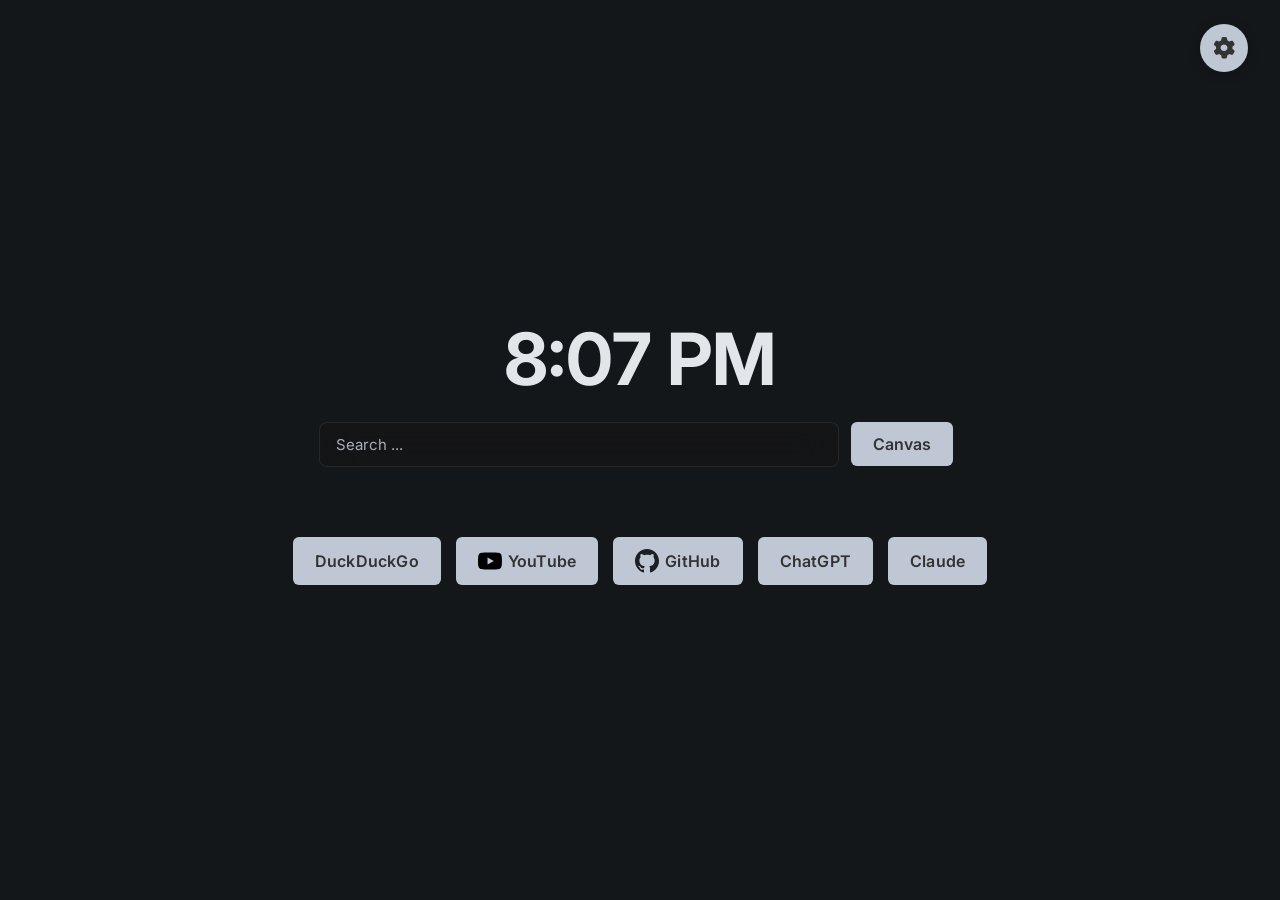
<file: index.html>
<!doctype html>
<html lang="en">
  <head>
    <meta charset="UTF-8" />
    <meta name="viewport" content="width=device-width, initial-scale=1.0" />
    <link rel="shortcut icon" href="assets/favicon.png" type="image/x-icon" />
    <title>homerc</title>
    <link
      href="https://fonts.googleapis.com/css2?family=Inter:wght@400;500;600;700&display=swap"
      rel="stylesheet"
    />
    <link
      href="https://cdnjs.cloudflare.com/ajax/libs/font-awesome/6.5.2/css/all.min.css"
      rel="stylesheet"
    />
    <link rel="stylesheet" href="css/style.css" />
  </head>
  <body>
    <button id="settingsBtn" class="settings-btn" title="Settings">
      <i class="fas fa-cog"></i>
    </button>
    <div class="container">
      <div id="time">00:00</div>

      <input
        type="text"
        id="search"
        class="search-box"
        placeholder="Search ..."
        autofocus
      />

      <button id="openCanvasBtn" class="links-btn">Canvas</button>

      <div class="links">
        <a
          href="https://duckduckgo.com"
          title="DuckDuckGo"
          style="display: flex; align-items: center; gap: 6px"
        >
          DuckDuckGo
        </a>
        <a
          href="https://www.youtube.com"
          title="YouTube"
          style="display: flex; align-items: center; gap: 6px"
        >
          <svg
            role="img"
            viewBox="0 0 24 24"
            width="24"
            height="24"
            xmlns="http://www.w3.org/2000/svg"
          >
            <title>YouTube</title>
            <path
              d="M23.498 6.186a3.016 3.016 0 0 0-2.122-2.136C19.505 3.545 12 3.545 12 3.545s-7.505 0-9.377.505A3.017 3.017 0 0 0 .502 6.186C0 8.07 0 12 0 12s0 3.93.502 5.814a3.016 3.016 0 0 0 2.122 2.136c1.871.505 9.376.505 9.376.505s7.505 0 9.377-.505a3.015 3.015 0 0 0 2.122-2.136C24 15.93 24 12 24 12s0-3.93-.502-5.814zM9.545 15.568V8.432L15.818 12l-6.273 3.568z"
            />
          </svg>
          YouTube
        </a>
        <a
          href="https://github.com"
          title="GitHub"
          style="display: flex; align-items: center; gap: 6px"
        >
          <svg
            width="24"
            height="24"
            viewBox="0 0 16 16"
            fill="none"
            xmlns="http://www.w3.org/2000/svg"
          >
            <path
              fill-rule="evenodd"
              clip-rule="evenodd"
              d="M8 0C3.58 0 0 3.58 0 8C0 11.54 2.29 14.53 5.47 15.59C5.87 15.66 6.02 15.42 6.02 15.21C6.02 15.02 6.01 14.39 6.01 13.72C4 14.09 3.48 13.23 3.32 12.78C3.23 12.55 2.84 11.84 2.5 11.65C2.22 11.5 1.82 11.13 2.49 11.12C3.12 11.11 3.57 11.7 3.72 11.94C4.44 13.15 5.59 12.81 6.05 12.6C6.12 12.08 6.33 11.73 6.56 11.53C4.78 11.33 2.92 10.64 2.92 7.58C2.92 6.71 3.23 5.99 3.74 5.43C3.66 5.23 3.38 4.41 3.82 3.31C3.82 3.31 4.49 3.1 6.02 4.13C6.66 3.95 7.34 3.86 8.02 3.86C8.7 3.86 9.38 3.95 10.02 4.13C11.55 3.09 12.22 3.31 12.22 3.31C12.66 4.41 12.38 5.23 12.3 5.43C12.81 5.99 13.12 6.7 13.12 7.58C13.12 10.65 11.25 11.33 9.47 11.53C9.76 11.78 10.01 12.26 10.01 13.01C10.01 14.08 10 14.94 10 15.21C10 15.42 10.15 15.67 10.55 15.59C13.71 14.53 16 11.53 16 8C16 3.58 12.42 0 8 0Z"
              fill="#1B1F23"
            />
          </svg>
          GitHub
        </a>
        <a
          href="https://chat.openai.com/"
          title="ChatGPT"
          style="display: flex; align-items: center; gap: 6px"
        >
          ChatGPT
        </a>
        <a
          href="https://claude.ai/"
          title="Claude"
          style="display: flex; align-items: center; gap: 6px"
        >
          Claude
        </a>
      </div>
    </div>

    <!-- Canvas Overlay -->
    <div
      id="canvasOverlay"
      style="
        display: none;
        position: fixed;
        top: 0;
        left: 0;
        width: 100vw;
        height: 100vh;
        z-index: 1000;
        background: rgba(4, 4, 4, 0.98);
        color: #fff;
        align-items: center;
        justify-content: center;
      "
    >
      <div
        style="
          width: 100vw;
          height: 100vh;
          display: flex;
          flex-direction: column;
          align-items: center;
          justify-content: center;
        "
      >
        <div style="margin-bottom: 16px">
          <label style="margin-right: 12px">
            <span>Template:</span>
            <select
              id="canvasTemplate"
              style="
                margin-left: 8px;
                padding: 4px 6px;
                border-radius: 4px;
                font-size: 14px;
              "
            >
              <option value="blank">Blank</option>
              <option value="lined">Lined Paper</option>
              <option value="grid">Grid</option>
              <option value="dots">Dots</option>
            </select>
          </label>
          <label>
            <span>Color:</span>
            <input
              type="color"
              id="canvasColor"
              value="#ffffff"
              style="margin-right: 16px; vertical-align: middle"
            />
          </label>
          <label>
            <span>Brush:</span>
            <input
              type="range"
              id="canvasBrush"
              min="1"
              max="20"
              value="5"
              class="canvas-brush-range"
              style="margin-right: 8px; vertical-align: middle"
            />
            <span id="canvasBrushValue" class="canvas-brush-value">5</span>
          </label>
          <button id="canvasUndo" class="links-btn canvas-btn-sm" title="Undo">
            <svg
              xmlns="http://www.w3.org/2000/svg"
              width="18"
              height="18"
              viewBox="0 0 24 24"
              fill="none"
              stroke="black"
              stroke-width="2"
              stroke-linecap="round"
              stroke-linejoin="round"
            >
              <path d="M9 14l-4-4 4-4" />
              <path d="M20 18v-2a4 4 0 00-4-4H5" />
            </svg>
          </button>
          <button id="canvasRedo" class="links-btn canvas-btn-sm" title="Redo">
            <svg
              xmlns="http://www.w3.org/2000/svg"
              width="18"
              height="18"
              viewBox="0 0 24 24"
              fill="none"
              stroke="black"
              stroke-width="2"
              stroke-linecap="round"
              stroke-linejoin="round"
            >
              <path d="M15 10l4 4-4 4" />
              <path d="M4 6v2a4 4 0 004 4h11" />
            </svg>
          </button>
          <button
            id="canvasClear"
            class="links-btn canvas-btn-sm"
            title="Clear"
          >
            <svg
              xmlns="http://www.w3.org/2000/svg"
              width="18"
              height="18"
              viewBox="0 0 24 24"
              fill="none"
              stroke="black"
              stroke-width="2"
              stroke-linecap="round"
              stroke-linejoin="round"
            >
              <path d="M3 6h18" />
              <path d="M8 6V4a2 2 0 0 1 2-2h4a2 2 0 0 1 2 2v2" />
              <rect x="5" y="6" width="14" height="16" rx="2" />
              <line x1="10" y1="11" x2="10" y2="17" />
              <line x1="14" y1="11" x2="14" y2="17" />
            </svg>
          </button>
          <button id="canvasSave" class="links-btn canvas-btn-sm" title="Save">
            <svg
              xmlns="http://www.w3.org/2000/svg"
              width="18"
              height="18"
              viewBox="0 0 24 24"
              fill="none"
              stroke="black"
              stroke-width="2"
              stroke-linecap="round"
              stroke-linejoin="round"
            >
              <path d="M12 5v12" />
              <polyline points="6 13 12 19 18 13" />
              <rect x="4" y="21" width="16" height="2" rx="1" />
            </svg>
          </button>
          <button
            id="canvasClose"
            class="links-btn canvas-btn-sm"
            title="Close"
          >
            <svg
              xmlns="http://www.w3.org/2000/svg"
              width="18"
              height="18"
              viewBox="0 0 24 24"
              fill="none"
              stroke="black"
              stroke-width="2"
              stroke-linecap="round"
              stroke-linejoin="round"
            >
              <line x1="18" y1="6" x2="6" y2="18" />
              <line x1="6" y1="6" x2="18" y2="18" />
            </svg>
          </button>
        </div>
        <canvas
          id="canvasElem"
          style="
            background: var(--panel);
            border-radius: 10px;
            box-shadow: 0 2px 18px #000;
            position: absolute;
            top: 0;
            left: 0;
            width: 100vw;
            height: 100vh;
          "
        ></canvas>
      </div>
    </div>

    <script src="js/script.js"></script>
    <script src="js/canvasTemplates.js"></script>
    <script src="js/canvas.js"></script>

    <!-- Settings Modal -->
    <div id="settingsModal" class="settings-modal">
      <div class="settings-modal-content">
        <span id="settingsClose" class="settings-close">&times;</span>
        <h2>Shortcut Settings</h2>
        <form id="shortcutForm" class="shortcut-form">
          <input
            type="text"
            id="shortcutName"
            placeholder="Shortcut Name"
            required
          />
          <input
            type="text"
            id="shortcutValue"
            placeholder="Shortcut / URL"
            required
          />
          <button type="submit" class="links-btn">Add Shortcut</button>
        </form>
        <div
          style="
            margin: 16px 0 22px;
            border-top: 1px solid var(--panel);
            padding-top: 14px;
          "
        >
          <label style="font-weight: 500">Upload Background Image:</label><br />
          <input
            type="file"
            id="bgImageInput"
            accept="image/*"
            style="margin-top: 7px"
          />
          <button
            type="button"
            id="removeBgBtn"
            style="
              margin-top: 7px;
              background: #b92b2b;
              color: #fff;
              border: none;
              border-radius: 5px;
              padding: 5px 13px;
              cursor: pointer;
              font-size: 15px;
            "
          >
            Remove
          </button>
          <div id="bgPreview" style="margin-top: 8px"></div>
        </div>
        <div id="shortcutsList" class="shortcuts-list"></div>
      </div>
    </div>
  </body>
</html>
</file>
<file: css/style.css>
:root {
  --bg: #14171a;
  --panel: #23262a;
  --button: #d6dbe1;
  --text: #e2e5ea;
  --muted: #a9afb9;
}

* {
  box-sizing: border-box;
  font-family: "Inter", sans-serif;
}

body {
  margin: 0;
  height: 100vh;
  background-color: var(--bg);
  display: flex;
  justify-content: center;
  align-items: center;
  color: var(--text);
}

.settings-btn {
  position: fixed;
  top: 24px;
  right: 32px;
  background: #bfc7d5;
  border: none;
  border-radius: 50%;
  width: 48px;
  height: 48px;
  font-size: 22px;
  color: #333;
  cursor: pointer;
  display: flex;
  align-items: center;
  justify-content: center;
  z-index: 1200;
  box-shadow: 0 2px 12px #0003;
  transition: background 0.18s;
}
.settings-btn:hover {
  background: #d6dbe1;
}

.settings-modal {
  display: none;
  position: fixed;
  z-index: 1400;
  left: 0;
  top: 0;
  width: 100vw;
  height: 100vh;
  overflow: auto;
  background: rgba(20, 20, 20, 0.75);
}
.settings-modal-content {
  background-color: var(--panel);
  margin: 7% auto;
  padding: 26px 32px;
  border-radius: 8px;
  width: 96vw;
  max-width: 470px;
  color: var(--text);
  box-shadow: 0 4px 18px #0006;
  position: relative;
}
.settings-close {
  color: var(--muted);
  position: absolute;
  right: 20px;
  top: 20px;
  font-size: 30px;
  font-weight: bold;
  cursor: pointer;
}
.settings-close:hover {
  color: #f44;
}

.shortcut-form {
  display: flex;
  gap: 12px;
  margin: 20px 0;
}
.shortcut-form input {
  flex: 1;
  background: var(--bg);
  color: var(--text);
  border: 1px solid var(--muted);
  border-radius: 5px;
  padding: 9px 13px;
  font-size: 15px;
}

.shortcuts-list {
  margin-top: 10px;
  display: flex;
  flex-direction: column;
  gap: 14px;
}
.shortcuts-list .shortcut-item {
  background: var(--bg);
  margin: 0;
  border-radius: 8px;
  padding: 18px 18px 15px 18px;
  display: flex;
  justify-content: space-between;
  align-items: center;
  box-shadow: 0 2px 8px #0003;
  border: 1.5px solid var(--panel);
  transition: box-shadow 0.18s;
}
.shortcuts-list .shortcut-item:hover {
  box-shadow: 0 4px 14px #0004;
}
.shortcuts-list .shortcut-actions {
  display: flex;
  align-items: center;
  gap: 8px;
}
.shortcuts-list .shortcut-actions button {
  margin: 0;
  padding: 6px 18px;
  font-size: 15px;
  border-radius: 6px;
}

.shortcut-form {
  display: flex;
  gap: 12px;
  margin: 20px 0 10px 0;
  flex-wrap: wrap;
}
.shortcut-form input {
  flex: 2 1 0;
  background: var(--bg);
  color: var(--text);
  border: 1px solid var(--muted);
  border-radius: 6px;
  padding: 10px 15px;
  font-size: 16px;
  margin-bottom: 0;
}
.shortcut-form button {
  flex: 1 0 0;
  font-size: 16px;
  padding: 10px 16px;
  border-radius: 6px;
}
.settings-modal-content {
  max-width: 490px;
  min-width: 320px;
  width: 100%;
}

.container {
  text-align: center;
}

/* Clock */
#time {
  font-size: 72px;
  font-weight: 700;
  margin-bottom: 20px;
  pointer-events: none;
  user-select: none;
}

/* Search Bar */
.search-box {
  width: 520px;
  padding: 12px 16px;
  background: rgba(20, 20, 20, 0.6); /* semi-transparent */
  backdrop-filter: blur(20px);
  -webkit-backdrop-filter: blur(10px);
  border: 1px solid rgba(255, 255, 255, 0.08);
  border-radius: 8px;
  color: white;
  outline: none;
  font-size: 15px;
  margin-bottom: 30px;
}

.search-box::placeholder {
  color: var(--muted);
}

/* Buttons */
.links {
  display: flex;
  gap: 15px;
  justify-content: center;
  flex-wrap: wrap;
  margin-top: 40px;
}

.links a {
  background: #bfc7d5;
  color: #333;
  padding: 12px 22px;
  border-radius: 6px;
  text-decoration: none;
  font-weight: 600;
  font-size: 16px;
  display: flex;
  align-items: center;
  transition:
    transform 0.2s ease,
    opacity 0.2s ease;
  letter-spacing: 0.2px;
}

.links-btn,
#openCanvasBtn {
  background: #bfc7d5;
  color: #333;
  padding: 12px 22px;
  border-radius: 6px;
  border: none;
  font-weight: 600;
  font-size: 16px;
  margin: 0 8px;
  cursor: pointer;
  transition:
    transform 0.2s ease,
    opacity 0.2s ease;
}

.canvas-btn-sm {
  padding: 3px 6px;
  font-size: 11px;
  border-radius: 3px;
  margin: 0 3px;
  display: flex;
  align-items: center;
  justify-content: center;
}
.canvas-btn-sm svg {
  display: block;
  width: 18px;
  height: 18px;
  stroke: var(--panel);
}
.canvas-btn-sm:hover svg {
  stroke: var(--panel);
}

.links-btn:hover,
#openCanvasBtn:hover,
.canvas-btn-sm:hover {
  transform: translateY(-2px);
  opacity: 0.92;
}

#canvasOverlay {
  display: none;
  position: fixed;
  top: 0;
  left: 0;
  width: 100vw;
  height: 100vh;
  z-index: 1000;
  background: rgba(4, 4, 4, 0.98);
  color: var(--text);
  align-items: center;
  justify-content: center;
}

#canvasOverlay {
  display: none;
  position: fixed;
  top: 0;
  left: 0;
  width: 100vw;
  height: 100vh;
  z-index: 1000;
  background: rgba(4, 4, 4, 0.98);
  color: var(--text);
  align-items: flex-start;
  justify-content: flex-start;
}

#canvasElem {
  background: var(--panel);
  border-radius: 10px;
  box-shadow: 0 2px 18px #000;
  position: absolute;
  top: 0;
  left: 0;
  width: 100vw !important;
  height: 100vh !important;
  cursor: crosshair;
}

.canvas-brush-range {
  appearance: none;
  height: 5px;
  width: 85px;
  background: linear-gradient(90deg, var(--panel), var(--button));
  border-radius: 6px;
  outline: none;
  border: 1.5px solid rgba(255, 255, 255, 0.1);
  box-shadow: 0 0 5px #1a1a1a44;
  transition: background 0.2s;
}
.canvas-brush-range::-webkit-slider-thumb {
  appearance: none;
  width: 20px;
  height: 20px;
  border-radius: 50%;
  background: var(--button);
  border: 2px solid var(--panel);
  box-shadow: 0 2px 8px #0004;
  cursor: pointer;
}
.canvas-brush-range::-moz-range-thumb {
  width: 20px;
  height: 20px;
  border-radius: 50%;
  background: var(--button);
  border: 2px solid var(--panel);
  box-shadow: 0 2px 8px #0004;
  cursor: pointer;
}
.canvas-brush-range::-ms-thumb {
  width: 20px;
  height: 20px;
  border-radius: 50%;
  background: var(--button);
  border: 2px solid var(--panel);
  box-shadow: 0 2px 8px #0004;
  cursor: pointer;
}

.canvas-brush-value {
  padding: 3px 10px;
  font-size: 13px;
  background: var(--panel);
  color: var(--text);
  border-radius: 4px;
  border: 1px solid rgba(255, 255, 255, 0.09);
  display: inline-block;
  min-width: 24px;
  text-align: center;
  font-weight: 600;
  vertical-align: middle;
  margin-right: 18px;
}

#canvasOverlay > div {
  width: 100vw;
  height: 100vh;
  display: flex;
  flex-direction: column;
  align-items: flex-start;
  justify-content: flex-start;
}

#canvasOverlay > div > div:first-child {
  position: absolute;
  top: 18px;
  left: 50%;
  transform: translateX(-50%);
  z-index: 1010;
  background: rgba(20, 20, 20, 0.8);
  border-radius: 6px;
  padding: 10px 18px;
  box-shadow: 0 1px 6px #000;
  display: flex;
  gap: 10px;
}

.links a:hover {
  transform: translateY(-2px);
  opacity: 0.85;
}

.links a i {
  margin-right: 8px;
  font-size: 1em;
}
</file>
